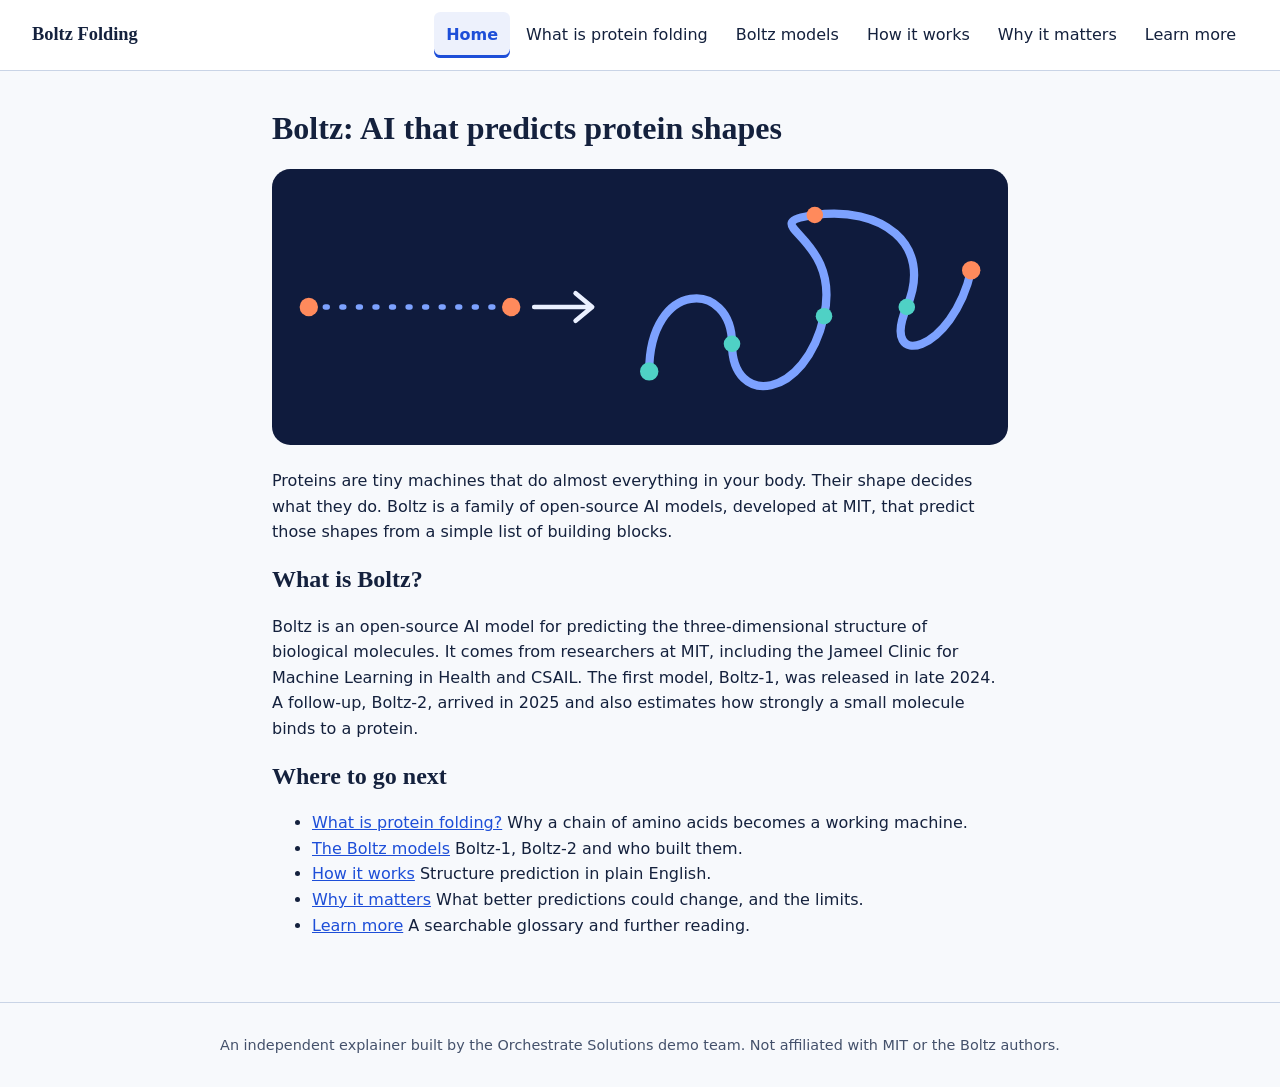
<file: index.html>
<!doctype html>
<html lang="en">
<head>
  <meta charset="utf-8">
  <meta name="viewport" content="width=device-width, initial-scale=1">
  <title>Home | Boltz Folding</title>
  <meta name="description" content="A plain-English guide to the MIT Boltz protein structure models.">
  <link rel="stylesheet" href="css/tokens.css">
  <link rel="stylesheet" href="css/layout.css">
  <link rel="stylesheet" href="css/site.css">
  <script src="js/nav.js" defer></script>
  <script src="js/app.js" defer></script>
</head>
<body>
  <a class="skip-link" href="#main">Skip to content</a>
  <header class="site-header">
    <a class="brand" href="index.html">Boltz Folding</a>
    <button class="nav-toggle" aria-expanded="false" aria-controls="site-nav">Menu</button>
    <nav id="site-nav" aria-label="Main">
      <ul>
        <li><a href="index.html" aria-current="page">Home</a></li>
        <li><a href="pages/protein-folding.html">What is protein folding</a></li>
        <li><a href="pages/boltz-models.html">Boltz models</a></li>
        <li><a href="pages/how-it-works.html">How it works</a></li>
        <li><a href="pages/why-it-matters.html">Why it matters</a></li>
        <li><a href="pages/glossary.html">Learn more</a></li>
      </ul>
    </nav>
  </header>
  <main id="main">
    <h1>Boltz: AI that predicts protein shapes</h1>
    <img class="hero" src="assets/hero.svg" alt="A straight chain on the left folds into a compact protein shape on the right" width="800" height="300">
    <p class="lead">Proteins are tiny machines that do almost everything in your body. Their shape decides what they do. Boltz is a family of open-source AI models, developed at MIT, that predict those shapes from a simple list of building blocks.</p>
    <section aria-labelledby="what">
      <h2 id="what">What is Boltz?</h2>
      <p>Boltz is an open-source AI model for predicting the three-dimensional structure of biological molecules. It comes from researchers at MIT, including the Jameel Clinic for Machine Learning in Health and CSAIL. The first model, Boltz-1, was released in late 2024. A follow-up, Boltz-2, arrived in 2025 and also estimates how strongly a small molecule binds to a protein.</p>
    </section>
    <section aria-labelledby="explore">
      <h2 id="explore">Where to go next</h2>
      <ul>
        <li><a href="pages/protein-folding.html">What is protein folding?</a> Why a chain of amino acids becomes a working machine.</li>
        <li><a href="pages/boltz-models.html">The Boltz models</a> Boltz-1, Boltz-2 and who built them.</li>
        <li><a href="pages/how-it-works.html">How it works</a> Structure prediction in plain English.</li>
        <li><a href="pages/why-it-matters.html">Why it matters</a> What better predictions could change, and the limits.</li>
        <li><a href="pages/glossary.html">Learn more</a> A searchable glossary and further reading.</li>
      </ul>
    </section>
  </main>
  <footer class="site-footer">
    <p>An independent explainer built by the Orchestrate Solutions demo team. Not affiliated with MIT or the Boltz authors.</p>
  </footer>
</body>
</html>
</file>
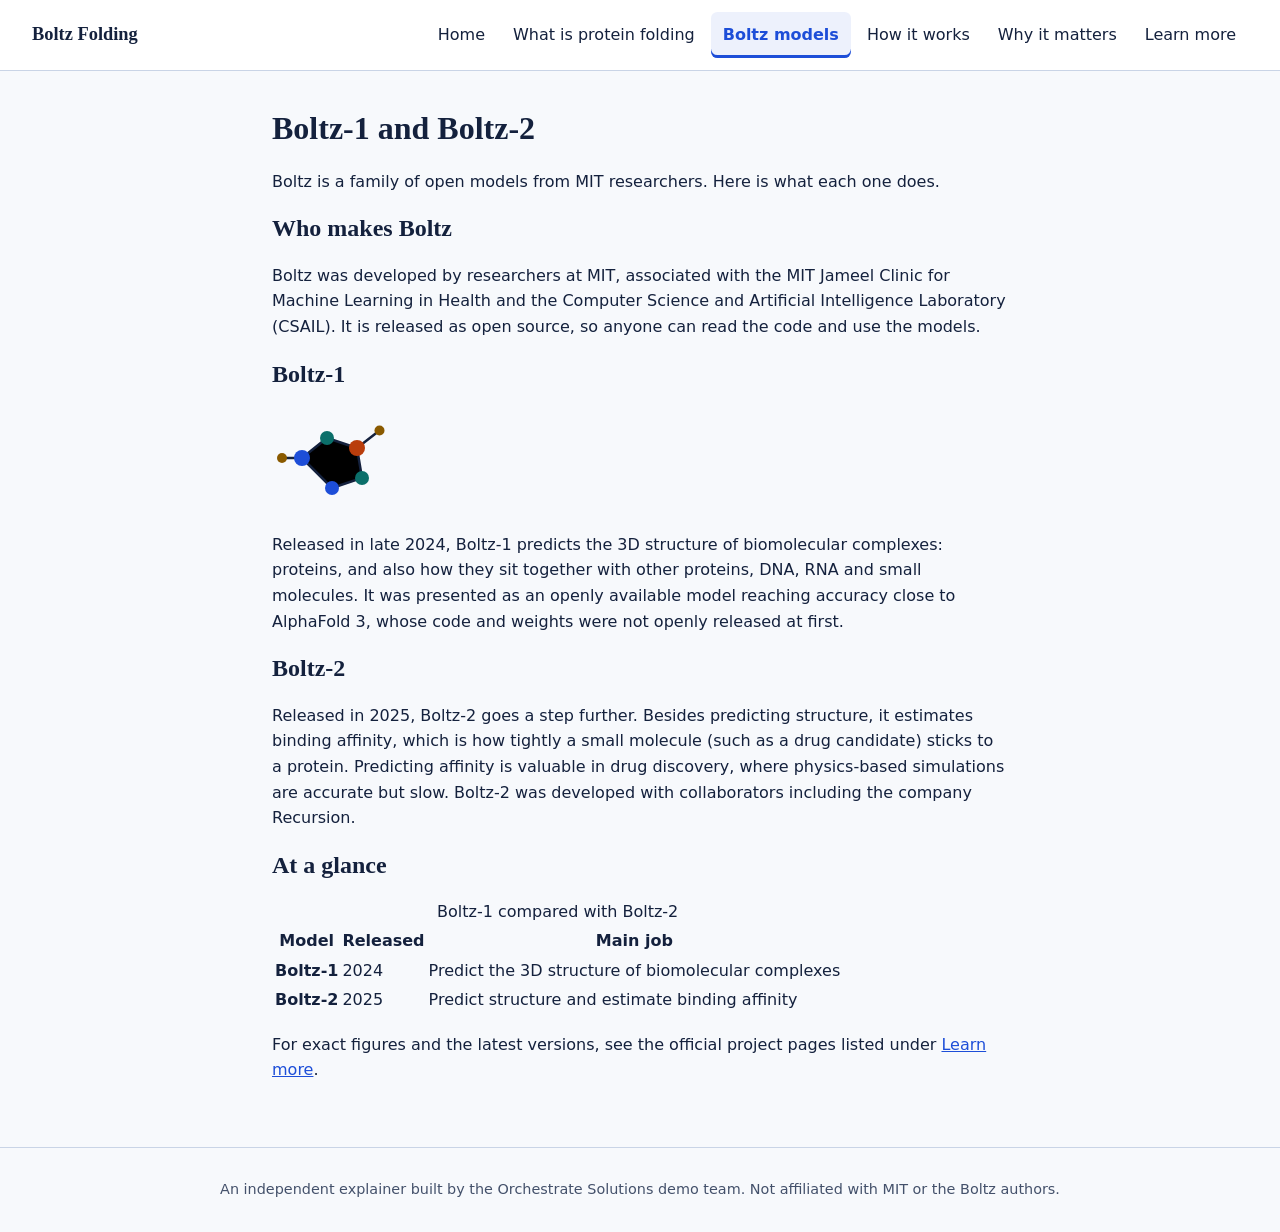
<file: pages/boltz-models.html>
<!doctype html>
<html lang="en">
<head>
  <meta charset="utf-8">
  <meta name="viewport" content="width=device-width, initial-scale=1">
  <title>Boltz models | Boltz Folding</title>
  <meta name="description" content="A plain-English guide to the MIT Boltz protein structure models.">
  <link rel="stylesheet" href="../css/tokens.css">
  <link rel="stylesheet" href="../css/layout.css">
  <link rel="stylesheet" href="../css/site.css">
  <script src="../js/nav.js" defer></script>
  <script src="../js/app.js" defer></script>
</head>
<body>
  <a class="skip-link" href="#main">Skip to content</a>
  <header class="site-header">
    <a class="brand" href="../index.html">Boltz Folding</a>
    <button class="nav-toggle" aria-expanded="false" aria-controls="site-nav">Menu</button>
    <nav id="site-nav" aria-label="Main">
      <ul>
        <li><a href="../index.html">Home</a></li>
        <li><a href="protein-folding.html">What is protein folding</a></li>
        <li><a href="boltz-models.html" aria-current="page">Boltz models</a></li>
        <li><a href="how-it-works.html">How it works</a></li>
        <li><a href="why-it-matters.html">Why it matters</a></li>
        <li><a href="glossary.html">Learn more</a></li>
      </ul>
    </nav>
  </header>
  <main id="main">
    <h1>Boltz-1 and Boltz-2</h1>
    <p class="lead">Boltz is a family of open models from MIT researchers. Here is what each one does.</p>
    <section aria-labelledby="who">
      <h2 id="who">Who makes Boltz</h2>
      <p>Boltz was developed by researchers at MIT, associated with the MIT Jameel Clinic for Machine Learning in Health and the Computer Science and Artificial Intelligence Laboratory (CSAIL). It is released as open source, so anyone can read the code and use the models.</p>
    </section>
    <section aria-labelledby="b1">
      <h2 id="b1">Boltz-1</h2>
      <img src="../assets/molecule.svg" alt="Stylised molecule of connected atoms" width="120" height="120">
      <p>Released in late 2024, Boltz-1 predicts the 3D structure of biomolecular complexes: proteins, and also how they sit together with other proteins, DNA, RNA and small molecules. It was presented as an openly available model reaching accuracy close to AlphaFold 3, whose code and weights were not openly released at first.</p>
    </section>
    <section aria-labelledby="b2">
      <h2 id="b2">Boltz-2</h2>
      <p>Released in 2025, Boltz-2 goes a step further. Besides predicting structure, it estimates binding affinity, which is how tightly a small molecule (such as a drug candidate) sticks to a protein. Predicting affinity is valuable in drug discovery, where physics-based simulations are accurate but slow. Boltz-2 was developed with collaborators including the company Recursion.</p>
    </section>
    <section aria-labelledby="compare">
      <h2 id="compare">At a glance</h2>
      <table>
        <caption>Boltz-1 compared with Boltz-2</caption>
        <thead><tr><th scope="col">Model</th><th scope="col">Released</th><th scope="col">Main job</th></tr></thead>
        <tbody>
          <tr><th scope="row">Boltz-1</th><td>2024</td><td>Predict the 3D structure of biomolecular complexes</td></tr>
          <tr><th scope="row">Boltz-2</th><td>2025</td><td>Predict structure and estimate binding affinity</td></tr>
        </tbody>
      </table>
      <p>For exact figures and the latest versions, see the official project pages listed under <a href="glossary.html#more">Learn more</a>.</p>
    </section>
  </main>
  <footer class="site-footer">
    <p>An independent explainer built by the Orchestrate Solutions demo team. Not affiliated with MIT or the Boltz authors.</p>
  </footer>
</body>
</html>
</file>
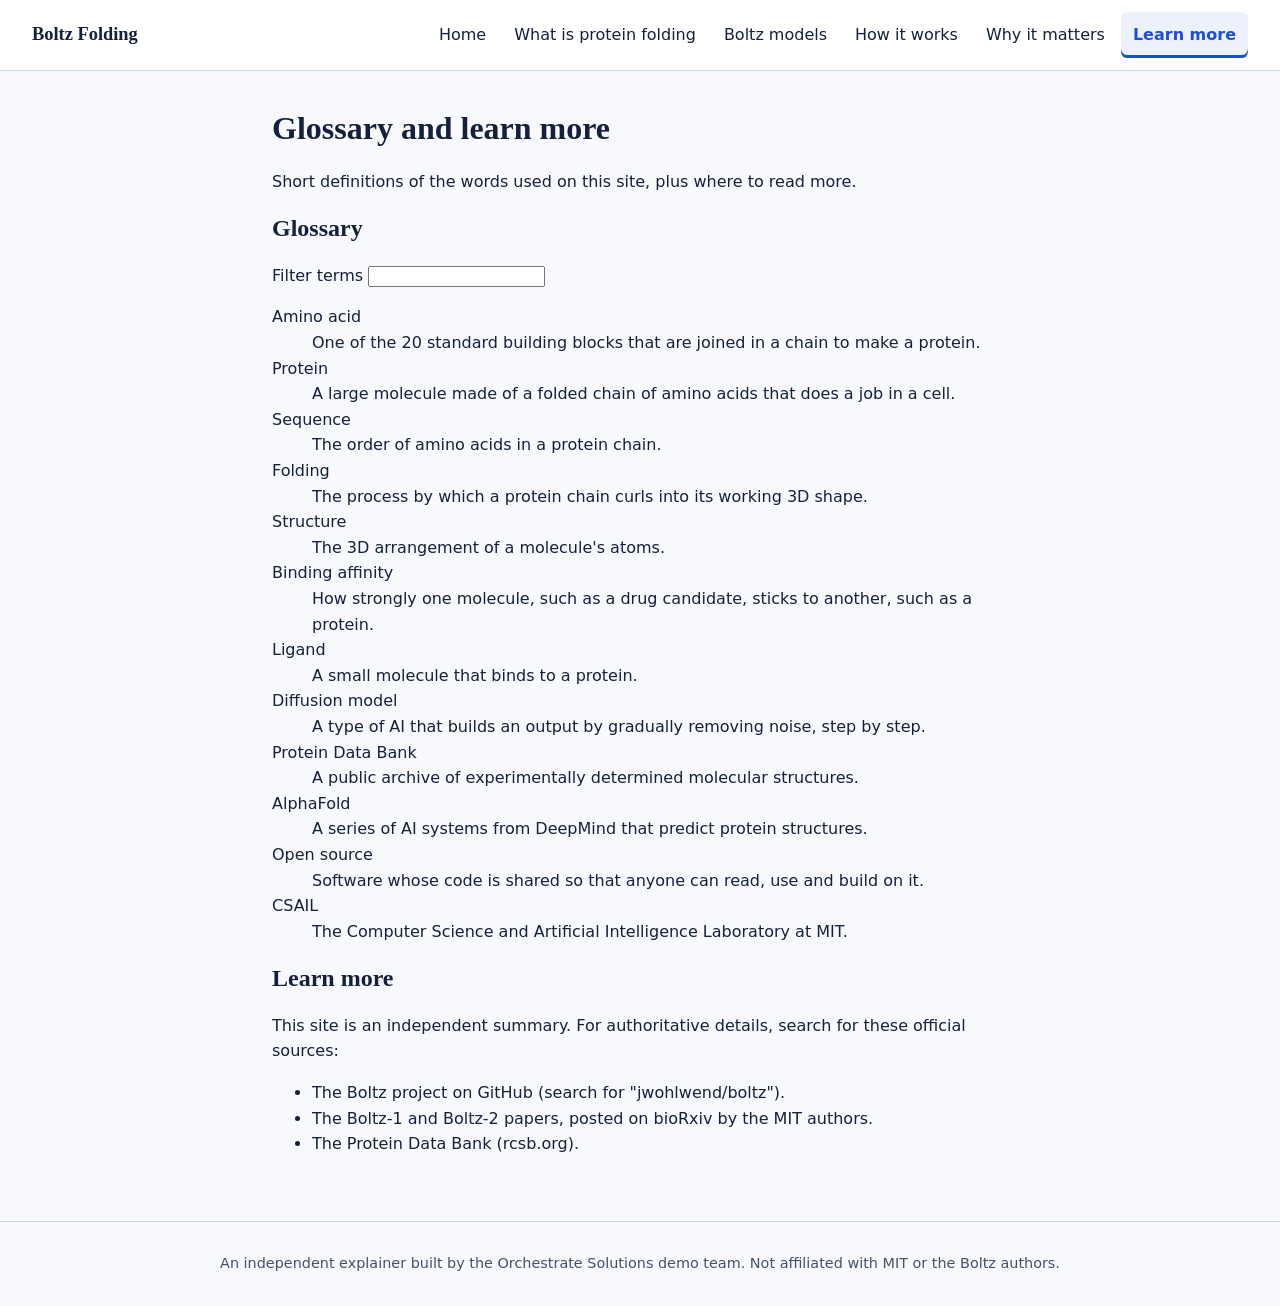
<file: pages/glossary.html>
<!doctype html>
<html lang="en">
<head>
  <meta charset="utf-8">
  <meta name="viewport" content="width=device-width, initial-scale=1">
  <title>Learn more | Boltz Folding</title>
  <meta name="description" content="A plain-English guide to the MIT Boltz protein structure models.">
  <link rel="stylesheet" href="../css/tokens.css">
  <link rel="stylesheet" href="../css/layout.css">
  <link rel="stylesheet" href="../css/site.css">
  <script src="../js/nav.js" defer></script>
  <script src="../js/app.js" defer></script>
</head>
<body>
  <a class="skip-link" href="#main">Skip to content</a>
  <header class="site-header">
    <a class="brand" href="../index.html">Boltz Folding</a>
    <button class="nav-toggle" aria-expanded="false" aria-controls="site-nav">Menu</button>
    <nav id="site-nav" aria-label="Main">
      <ul>
        <li><a href="../index.html">Home</a></li>
        <li><a href="protein-folding.html">What is protein folding</a></li>
        <li><a href="boltz-models.html">Boltz models</a></li>
        <li><a href="how-it-works.html">How it works</a></li>
        <li><a href="why-it-matters.html">Why it matters</a></li>
        <li><a href="glossary.html" aria-current="page">Learn more</a></li>
      </ul>
    </nav>
  </header>
  <main id="main">
    <h1>Glossary and learn more</h1>
    <p class="lead">Short definitions of the words used on this site, plus where to read more.</p>
    <section aria-labelledby="terms">
      <h2 id="terms">Glossary</h2>
      <label for="glossary-filter">Filter terms</label>
      <input type="search" id="glossary-filter" autocomplete="off">
      <p id="glossary-status" role="status"></p>
      <dl id="glossary-list">
        <div class="term"><dt>Amino acid</dt><dd>One of the 20 standard building blocks that are joined in a chain to make a protein.</dd></div>
        <div class="term"><dt>Protein</dt><dd>A large molecule made of a folded chain of amino acids that does a job in a cell.</dd></div>
        <div class="term"><dt>Sequence</dt><dd>The order of amino acids in a protein chain.</dd></div>
        <div class="term"><dt>Folding</dt><dd>The process by which a protein chain curls into its working 3D shape.</dd></div>
        <div class="term"><dt>Structure</dt><dd>The 3D arrangement of a molecule's atoms.</dd></div>
        <div class="term"><dt>Binding affinity</dt><dd>How strongly one molecule, such as a drug candidate, sticks to another, such as a protein.</dd></div>
        <div class="term"><dt>Ligand</dt><dd>A small molecule that binds to a protein.</dd></div>
        <div class="term"><dt>Diffusion model</dt><dd>A type of AI that builds an output by gradually removing noise, step by step.</dd></div>
        <div class="term"><dt>Protein Data Bank</dt><dd>A public archive of experimentally determined molecular structures.</dd></div>
        <div class="term"><dt>AlphaFold</dt><dd>A series of AI systems from DeepMind that predict protein structures.</dd></div>
        <div class="term"><dt>Open source</dt><dd>Software whose code is shared so that anyone can read, use and build on it.</dd></div>
        <div class="term"><dt>CSAIL</dt><dd>The Computer Science and Artificial Intelligence Laboratory at MIT.</dd></div>
      </dl>
    </section>
    <section aria-labelledby="more">
      <h2 id="more">Learn more</h2>
      <p>This site is an independent summary. For authoritative details, search for these official sources:</p>
      <ul>
        <li>The Boltz project on GitHub (search for "jwohlwend/boltz").</li>
        <li>The Boltz-1 and Boltz-2 papers, posted on bioRxiv by the MIT authors.</li>
        <li>The Protein Data Bank (rcsb.org).</li>
      </ul>
    </section>
  </main>
  <footer class="site-footer">
    <p>An independent explainer built by the Orchestrate Solutions demo team. Not affiliated with MIT or the Boltz authors.</p>
  </footer>
</body>
</html>
</file>
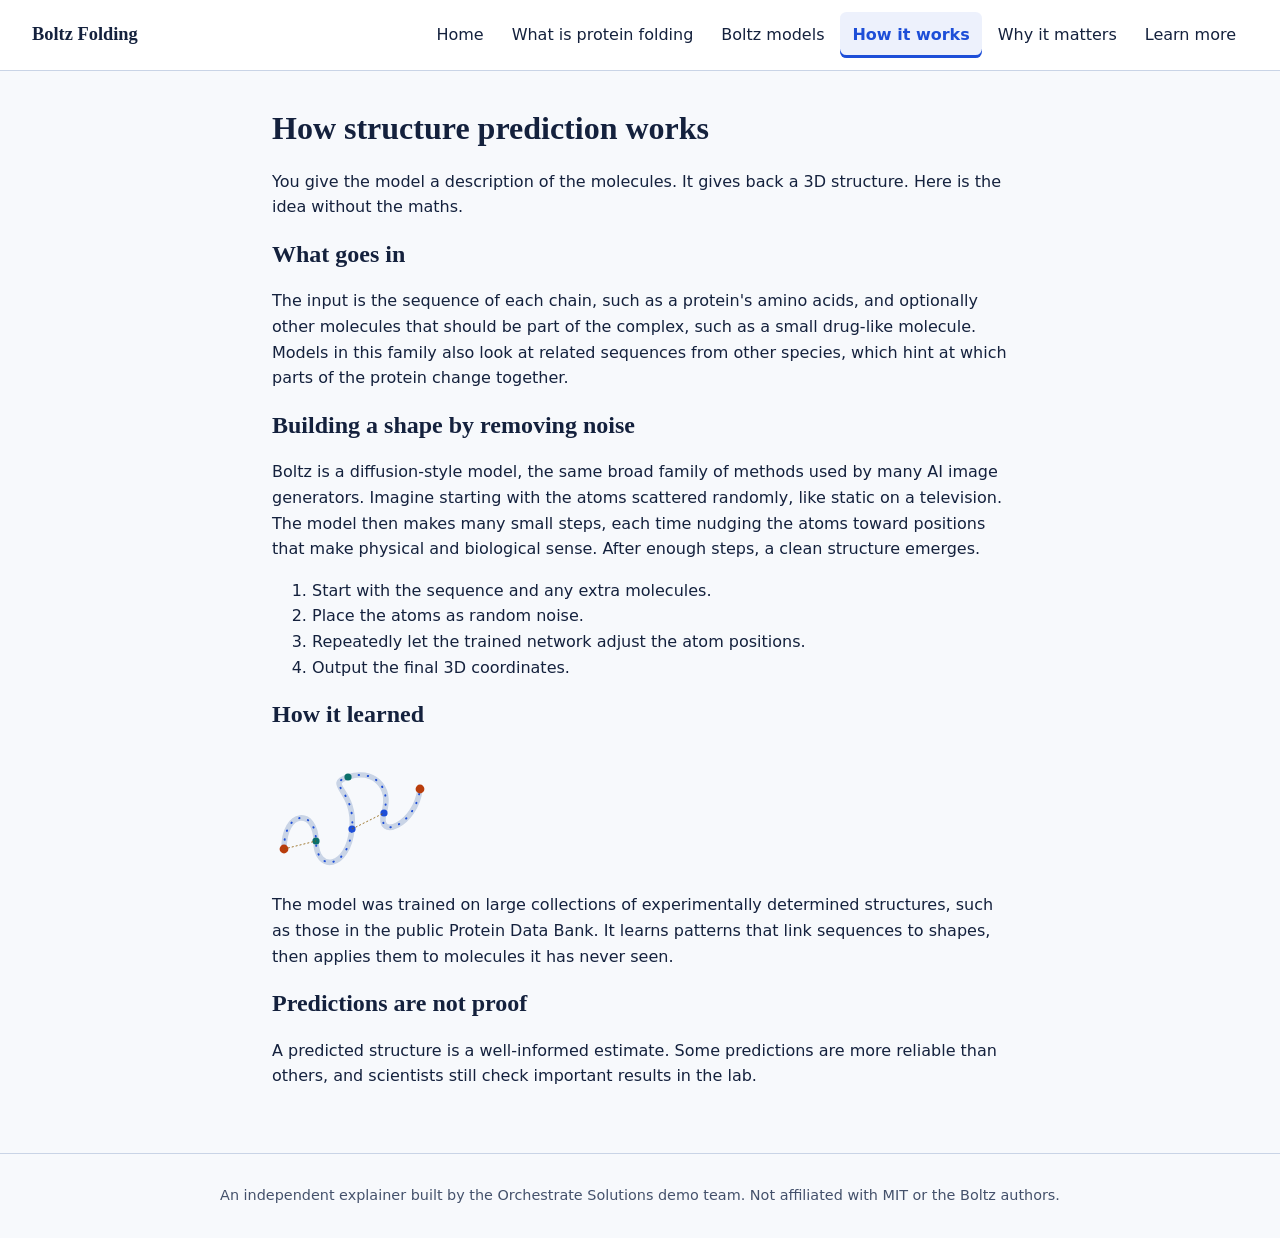
<file: pages/how-it-works.html>
<!doctype html>
<html lang="en">
<head>
  <meta charset="utf-8">
  <meta name="viewport" content="width=device-width, initial-scale=1">
  <title>How it works | Boltz Folding</title>
  <meta name="description" content="A plain-English guide to the MIT Boltz protein structure models.">
  <link rel="stylesheet" href="../css/tokens.css">
  <link rel="stylesheet" href="../css/layout.css">
  <link rel="stylesheet" href="../css/site.css">
  <script src="../js/nav.js" defer></script>
  <script src="../js/app.js" defer></script>
</head>
<body>
  <a class="skip-link" href="#main">Skip to content</a>
  <header class="site-header">
    <a class="brand" href="../index.html">Boltz Folding</a>
    <button class="nav-toggle" aria-expanded="false" aria-controls="site-nav">Menu</button>
    <nav id="site-nav" aria-label="Main">
      <ul>
        <li><a href="../index.html">Home</a></li>
        <li><a href="protein-folding.html">What is protein folding</a></li>
        <li><a href="boltz-models.html">Boltz models</a></li>
        <li><a href="how-it-works.html" aria-current="page">How it works</a></li>
        <li><a href="why-it-matters.html">Why it matters</a></li>
        <li><a href="glossary.html">Learn more</a></li>
      </ul>
    </nav>
  </header>
  <main id="main">
    <h1>How structure prediction works</h1>
    <p class="lead">You give the model a description of the molecules. It gives back a 3D structure. Here is the idea without the maths.</p>
    <section aria-labelledby="input">
      <h2 id="input">What goes in</h2>
      <p>The input is the sequence of each chain, such as a protein's amino acids, and optionally other molecules that should be part of the complex, such as a small drug-like molecule. Models in this family also look at related sequences from other species, which hint at which parts of the protein change together.</p>
    </section>
    <section aria-labelledby="diffusion">
      <h2 id="diffusion">Building a shape by removing noise</h2>
      <p>Boltz is a diffusion-style model, the same broad family of methods used by many AI image generators. Imagine starting with the atoms scattered randomly, like static on a television. The model then makes many small steps, each time nudging the atoms toward positions that make physical and biological sense. After enough steps, a clean structure emerges.</p>
      <ol>
        <li>Start with the sequence and any extra molecules.</li>
        <li>Place the atoms as random noise.</li>
        <li>Repeatedly let the trained network adjust the atom positions.</li>
        <li>Output the final 3D coordinates.</li>
      </ol>
    </section>
    <section aria-labelledby="learned">
      <h2 id="learned">How it learned</h2>
      <img src="../assets/folded-chain.svg" alt="A chain folded into a compact shape" width="160" height="160">
      <p>The model was trained on large collections of experimentally determined structures, such as those in the public Protein Data Bank. It learns patterns that link sequences to shapes, then applies them to molecules it has never seen.</p>
    </section>
    <section aria-labelledby="limits">
      <h2 id="limits">Predictions are not proof</h2>
      <p>A predicted structure is a well-informed estimate. Some predictions are more reliable than others, and scientists still check important results in the lab.</p>
    </section>
  </main>
  <footer class="site-footer">
    <p>An independent explainer built by the Orchestrate Solutions demo team. Not affiliated with MIT or the Boltz authors.</p>
  </footer>
</body>
</html>
</file>
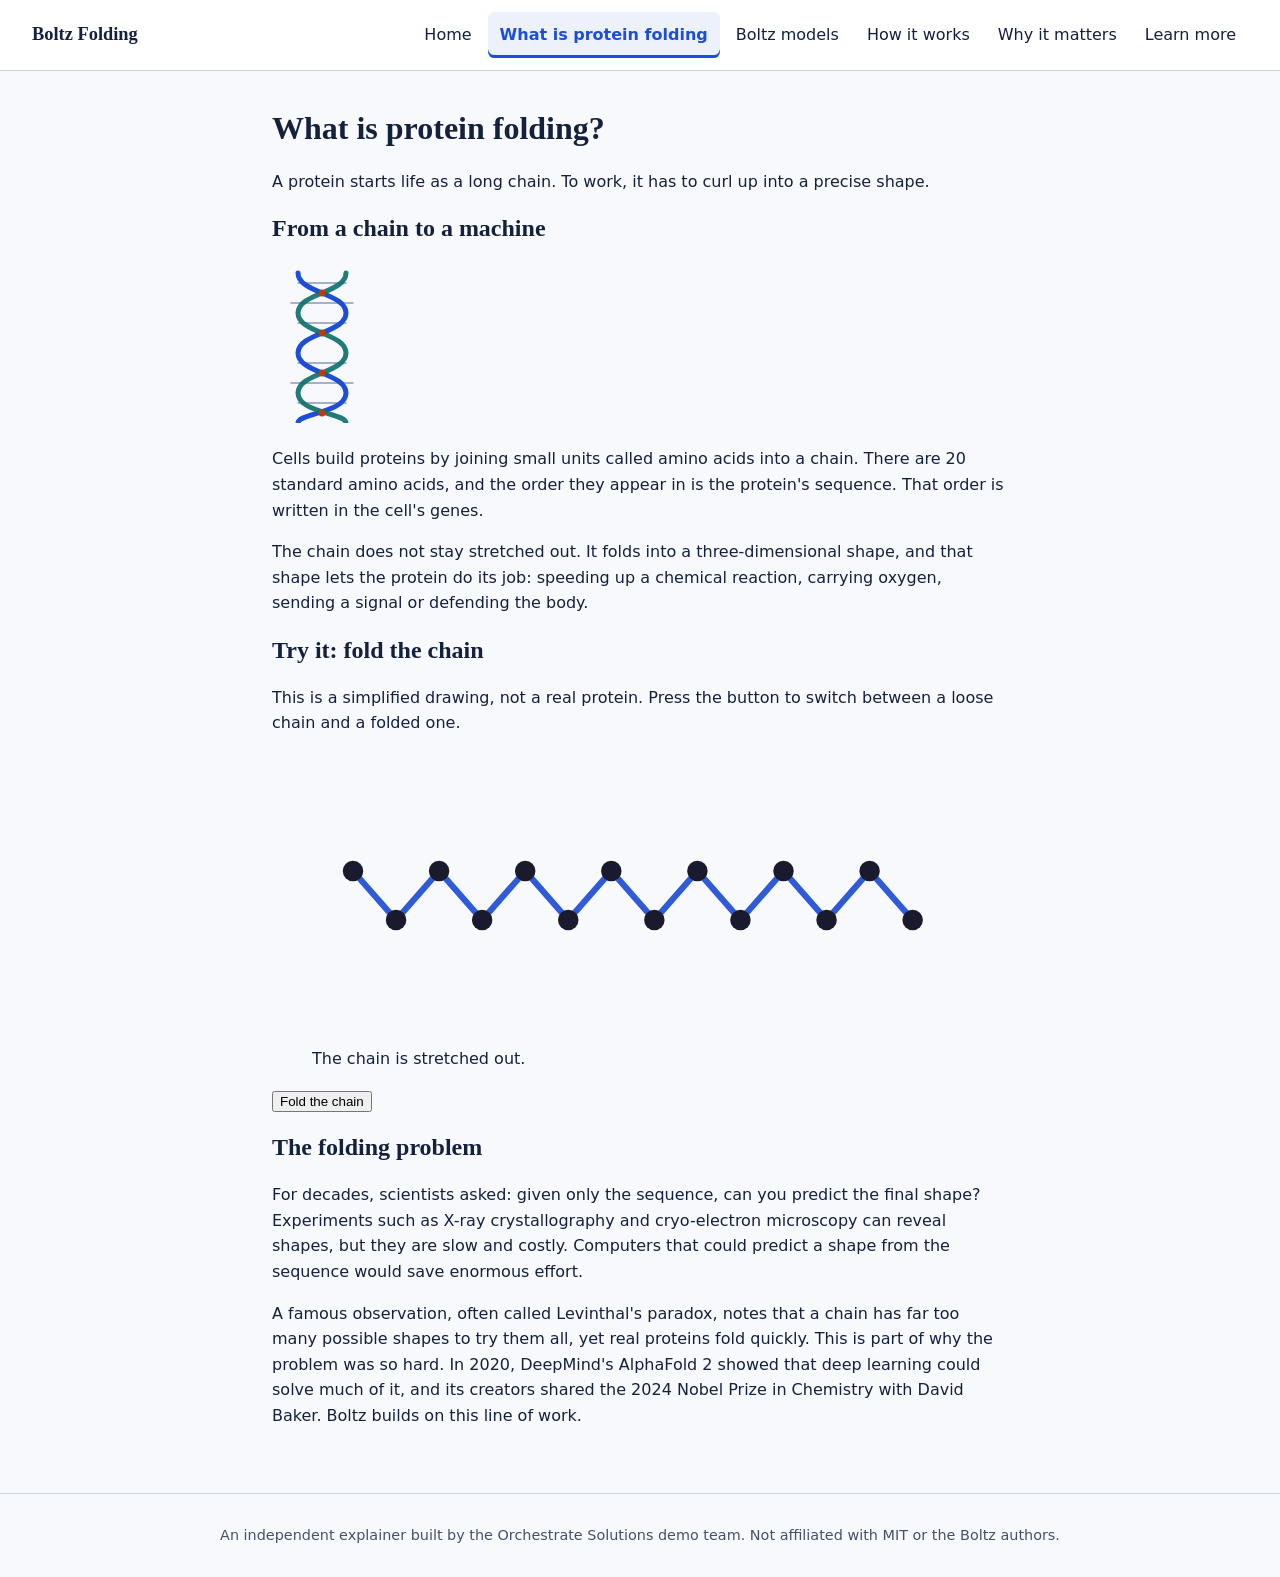
<file: pages/protein-folding.html>
<!doctype html>
<html lang="en">
<head>
  <meta charset="utf-8">
  <meta name="viewport" content="width=device-width, initial-scale=1">
  <title>What is protein folding | Boltz Folding</title>
  <meta name="description" content="A plain-English guide to the MIT Boltz protein structure models.">
  <link rel="stylesheet" href="../css/tokens.css">
  <link rel="stylesheet" href="../css/layout.css">
  <link rel="stylesheet" href="../css/site.css">
  <script src="../js/nav.js" defer></script>
  <script src="../js/app.js" defer></script>
</head>
<body>
  <a class="skip-link" href="#main">Skip to content</a>
  <header class="site-header">
    <a class="brand" href="../index.html">Boltz Folding</a>
    <button class="nav-toggle" aria-expanded="false" aria-controls="site-nav">Menu</button>
    <nav id="site-nav" aria-label="Main">
      <ul>
        <li><a href="../index.html">Home</a></li>
        <li><a href="protein-folding.html" aria-current="page">What is protein folding</a></li>
        <li><a href="boltz-models.html">Boltz models</a></li>
        <li><a href="how-it-works.html">How it works</a></li>
        <li><a href="why-it-matters.html">Why it matters</a></li>
        <li><a href="glossary.html">Learn more</a></li>
      </ul>
    </nav>
  </header>
  <main id="main">
    <h1>What is protein folding?</h1>
    <p class="lead">A protein starts life as a long chain. To work, it has to curl up into a precise shape.</p>
    <section aria-labelledby="chain">
      <h2 id="chain">From a chain to a machine</h2>
      <img src="../assets/helix.svg" alt="An alpha helix, a common protein shape: two twisting strands joined by rungs" width="100" height="160">
      <p>Cells build proteins by joining small units called amino acids into a chain. There are 20 standard amino acids, and the order they appear in is the protein's sequence. That order is written in the cell's genes.</p>
      <p>The chain does not stay stretched out. It folds into a three-dimensional shape, and that shape lets the protein do its job: speeding up a chemical reaction, carrying oxygen, sending a signal or defending the body.</p>
    </section>
    <section aria-labelledby="try">
      <h2 id="try">Try it: fold the chain</h2>
      <p>This is a simplified drawing, not a real protein. Press the button to switch between a loose chain and a folded one.</p>
      <figure>
        <svg id="fold-demo" viewBox="0 0 320 140" role="img" aria-labelledby="fold-title">
          <title id="fold-title">A chain of beads, shown either stretched out or folded into a compact shape</title>
          <polyline id="fold-line" fill="none" stroke="#2f5bd8" stroke-width="3" points=""/>
          <g id="fold-beads" fill="#1a1a2e"></g>
        </svg>
        <figcaption id="fold-caption">The chain is stretched out.</figcaption>
      </figure>
      <button type="button" id="fold-toggle" aria-pressed="false">Fold the chain</button>
    </section>
    <section aria-labelledby="problem">
      <h2 id="problem">The folding problem</h2>
      <p>For decades, scientists asked: given only the sequence, can you predict the final shape? Experiments such as X-ray crystallography and cryo-electron microscopy can reveal shapes, but they are slow and costly. Computers that could predict a shape from the sequence would save enormous effort.</p>
      <p>A famous observation, often called Levinthal's paradox, notes that a chain has far too many possible shapes to try them all, yet real proteins fold quickly. This is part of why the problem was so hard. In 2020, DeepMind's AlphaFold 2 showed that deep learning could solve much of it, and its creators shared the 2024 Nobel Prize in Chemistry with David Baker. Boltz builds on this line of work.</p>
    </section>
  </main>
  <footer class="site-footer">
    <p>An independent explainer built by the Orchestrate Solutions demo team. Not affiliated with MIT or the Boltz authors.</p>
  </footer>
</body>
</html>
</file>
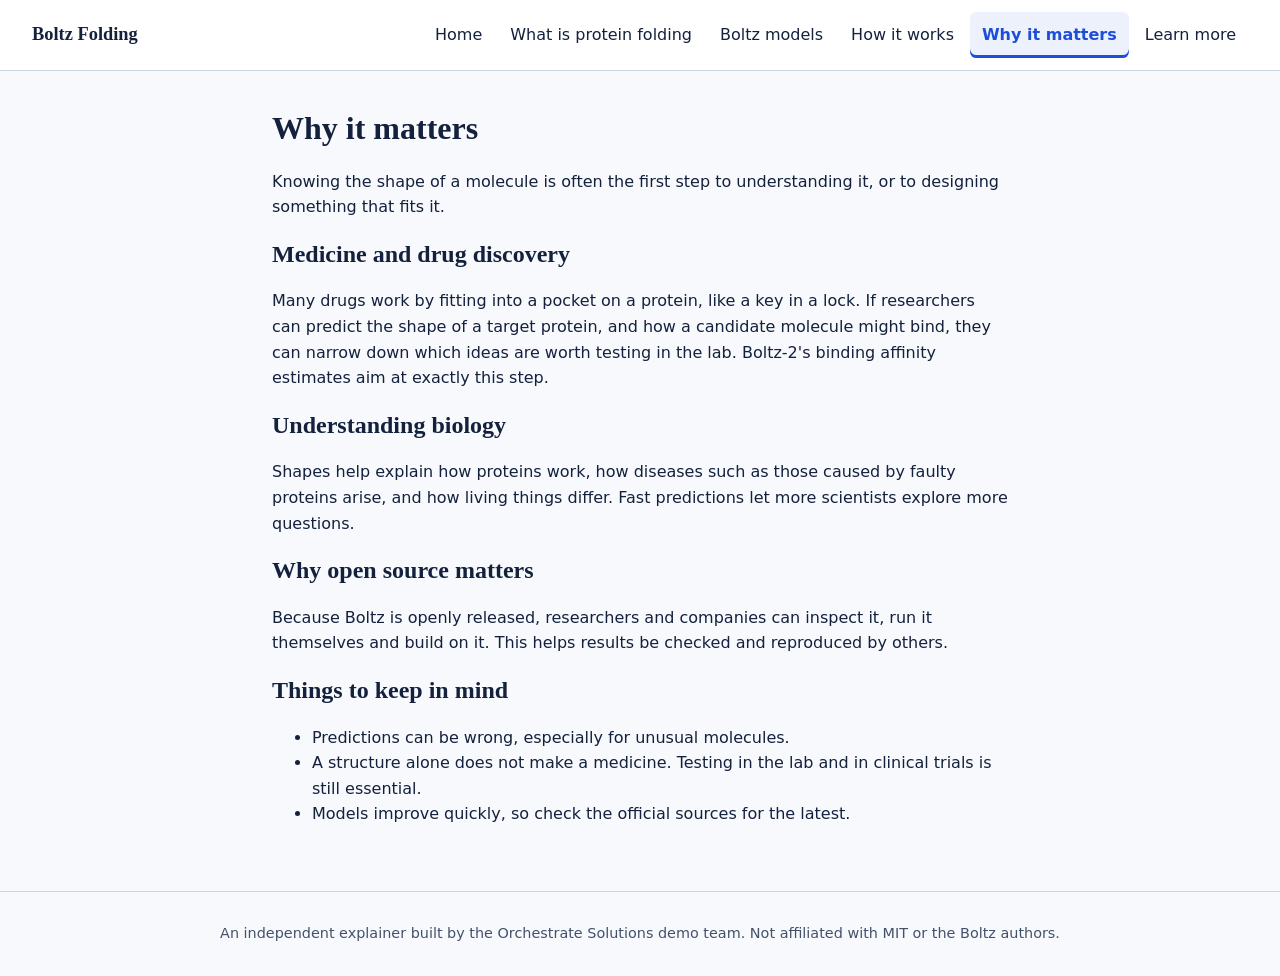
<file: pages/why-it-matters.html>
<!doctype html>
<html lang="en">
<head>
  <meta charset="utf-8">
  <meta name="viewport" content="width=device-width, initial-scale=1">
  <title>Why it matters | Boltz Folding</title>
  <meta name="description" content="A plain-English guide to the MIT Boltz protein structure models.">
  <link rel="stylesheet" href="../css/tokens.css">
  <link rel="stylesheet" href="../css/layout.css">
  <link rel="stylesheet" href="../css/site.css">
  <script src="../js/nav.js" defer></script>
  <script src="../js/app.js" defer></script>
</head>
<body>
  <a class="skip-link" href="#main">Skip to content</a>
  <header class="site-header">
    <a class="brand" href="../index.html">Boltz Folding</a>
    <button class="nav-toggle" aria-expanded="false" aria-controls="site-nav">Menu</button>
    <nav id="site-nav" aria-label="Main">
      <ul>
        <li><a href="../index.html">Home</a></li>
        <li><a href="protein-folding.html">What is protein folding</a></li>
        <li><a href="boltz-models.html">Boltz models</a></li>
        <li><a href="how-it-works.html">How it works</a></li>
        <li><a href="why-it-matters.html" aria-current="page">Why it matters</a></li>
        <li><a href="glossary.html">Learn more</a></li>
      </ul>
    </nav>
  </header>
  <main id="main">
    <h1>Why it matters</h1>
    <p class="lead">Knowing the shape of a molecule is often the first step to understanding it, or to designing something that fits it.</p>
    <section aria-labelledby="medicine">
      <h2 id="medicine">Medicine and drug discovery</h2>
      <p>Many drugs work by fitting into a pocket on a protein, like a key in a lock. If researchers can predict the shape of a target protein, and how a candidate molecule might bind, they can narrow down which ideas are worth testing in the lab. Boltz-2's binding affinity estimates aim at exactly this step.</p>
    </section>
    <section aria-labelledby="science">
      <h2 id="science">Understanding biology</h2>
      <p>Shapes help explain how proteins work, how diseases such as those caused by faulty proteins arise, and how living things differ. Fast predictions let more scientists explore more questions.</p>
    </section>
    <section aria-labelledby="open">
      <h2 id="open">Why open source matters</h2>
      <p>Because Boltz is openly released, researchers and companies can inspect it, run it themselves and build on it. This helps results be checked and reproduced by others.</p>
    </section>
    <section aria-labelledby="care">
      <h2 id="care">Things to keep in mind</h2>
      <ul>
        <li>Predictions can be wrong, especially for unusual molecules.</li>
        <li>A structure alone does not make a medicine. Testing in the lab and in clinical trials is still essential.</li>
        <li>Models improve quickly, so check the official sources for the latest.</li>
      </ul>
    </section>
  </main>
  <footer class="site-footer">
    <p>An independent explainer built by the Orchestrate Solutions demo team. Not affiliated with MIT or the Boltz authors.</p>
  </footer>
</body>
</html>
</file>
<file: css/tokens.css>
/* Design tokens: owned by the Designer.
   Palette: "lab at night" - deep indigo ink, helix teal, coral for highlights; light, cool paper background.
   Contrast (WCAG AA): text on bg 15:1, muted on bg 7.6:1, accent on bg 6.4:1, teal on bg 5.7:1, coral on bg 5.3:1,
   white on accent 6.5:1.
   Type: system fonts only. Headings use a Georgia-style serif for a "journal" feel, body uses the system sans,
   code/sequences use the system monospace. Scale is 1.25 (major third). */
:root {
  --color-bg: #f7f9fc;
  --color-surface: #ffffff;
  --color-surface-alt: #e8eef8;
  --color-border: #c9d4e6;
  --color-text: #14213d;
  --color-muted: #44516b;
  --color-accent: #1d4ed8;
  --color-accent-contrast: #ffffff;
  --color-teal: #0b6f6a;
  --color-coral: #b93d0c;
  --color-gold: #8a5a00;
  --color-dark-bg: #0f1b3d;
  --color-dark-text: #eaf0ff;

  --font-body: system-ui, -apple-system, "Segoe UI", Roboto, sans-serif;
  --font-heading: Georgia, "Iowan Old Style", "Times New Roman", serif;
  --font-mono: ui-monospace, SFMono-Regular, Menlo, Consolas, monospace;

  --text-sm: 0.875rem;
  --text-base: 1rem;
  --text-md: 1.25rem;
  --text-lg: 1.563rem;
  --text-xl: 1.953rem;
  --text-2xl: 2.441rem;
  --text-3xl: 3.052rem;
  --leading-tight: 1.2;
  --leading-body: 1.6;

  --space: 1rem;
  --space-xs: 0.25rem;
  --space-sm: 0.5rem;
  --space-md: 1rem;
  --space-lg: 2rem;
  --space-xl: 4rem;

  --radius-sm: 4px;
  --radius: 10px;
  --radius-lg: 20px;
  --shadow: 0 2px 10px rgba(20, 33, 61, 0.12);
  --max-width: 68rem;
}
</file>
<file: css/layout.css>
/* Layout, header, nav, footer: owned by UI/UX. Mobile first. */
*, *::before, *::after { box-sizing: border-box; }

.skip-link {
  position: absolute; left: var(--space); top: -4rem; z-index: 100;
  padding: .6rem 1rem; background: var(--color-text); color: var(--color-bg);
  border-radius: .25rem; text-decoration: none; font-weight: 600;
}
.skip-link:focus { top: var(--space); }

.site-header {
  display: flex; flex-wrap: wrap; align-items: center; justify-content: space-between;
  gap: .5rem var(--space); padding: .75rem var(--space);
  border-bottom: 1px solid var(--color-border); background: var(--color-surface);
}
.brand { font-family: var(--font-heading); font-weight: 700; font-size: 1.15rem; color: var(--color-text); text-decoration: none; }

.nav-toggle {
  display: none; min-height: 2.75rem; min-width: 2.75rem; padding: .4rem .9rem;
  font: inherit; font-weight: 600; color: var(--color-text); background: transparent;
  border: 2px solid var(--color-text); border-radius: .4rem; cursor: pointer;
}

#site-nav { flex-basis: 100%; }
#site-nav ul { list-style: none; margin: 0; padding: 0; display: flex; flex-direction: column; gap: .25rem; }
#site-nav a {
  display: block; padding: .65rem .75rem; border-radius: .4rem;
  color: var(--color-text); text-decoration: none;
}
#site-nav a:hover { text-decoration: underline; }
#site-nav a[aria-current="page"] {
  font-weight: 700; color: var(--color-accent);
  box-shadow: inset 4px 0 0 var(--color-accent); background: color-mix(in srgb, var(--color-accent) 8%, transparent);
}

/* With JS, collapse the menu on small screens. Without JS it stays open. */
.js .nav-toggle { display: inline-block; }
.js #site-nav[data-open="false"] { display: none; }

main { max-width: min(48rem, var(--max-width)); margin: 0 auto; padding: var(--space); }
h1, h2, h3 { font-family: var(--font-heading); line-height: var(--leading-tight); }
img, svg { max-width: 100%; height: auto; }

.site-footer {
  margin-top: 2rem; padding: var(--space); text-align: center; font-size: .9rem;
  border-top: 1px solid var(--color-border); color: var(--color-muted);
}

@media (min-width: 52rem) {
  .site-header { padding: .75rem 2rem; flex-wrap: nowrap; }
  .js .nav-toggle { display: none; }
  .js #site-nav[data-open="false"], #site-nav { display: block; flex-basis: auto; }
  #site-nav ul { flex-direction: row; flex-wrap: wrap; justify-content: flex-end; gap: .25rem; }
  #site-nav a[aria-current="page"] { box-shadow: inset 0 -3px 0 var(--color-accent); }
}

@media (prefers-reduced-motion: reduce) { * { scroll-behavior: auto !important; transition: none !important; } }
</file>
<file: css/site.css>
/* Base site styles: owned by Lead Developer */
body { margin: 0; font-family: var(--font-body); color: var(--color-text); background: var(--color-bg); line-height: 1.6; }
a { color: var(--color-accent); }
:focus-visible { outline: 3px solid var(--color-accent); outline-offset: 2px; }
</file>
